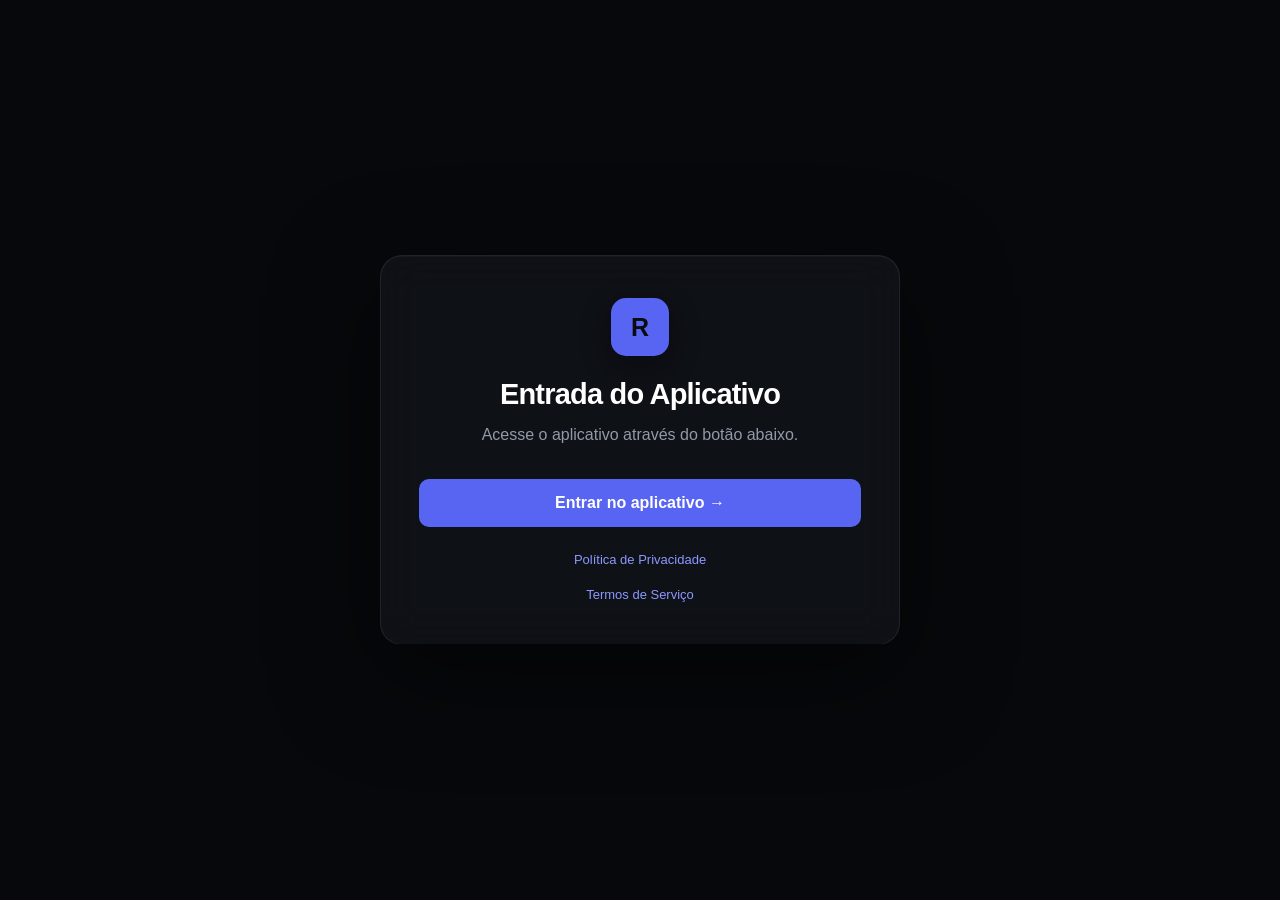
<file: entrada.html>
<!DOCTYPE html>
<html lang="pt-BR">
<head>
    <meta charset="UTF-8">
    <meta name="viewport" content="width=device-width, initial-scale=1.0">
    <title>Entrada do Aplicativo</title>
    <link rel="stylesheet" href="assets/style.css">
    <link rel="icon" href="assets/logo_rblx.webp" type="image/x-icon">
</head>
<body>

<div class="card">
    <div class="logo">R</div>

    <h1>Entrada do Aplicativo</h1>
    <p class="subtitle">Acesse o aplicativo através do botão abaixo.</p>

    <a class="button" href="https://www.roblox.com/" target="_blank">
        Entrar no aplicativo →
    </a>

    <div class="links">
        <a href="privacy.html">Política de Privacidade</a>
        <a href="terms.html">Termos de Serviço</a>
    </div>
</div>
</body>
</html>
</file>
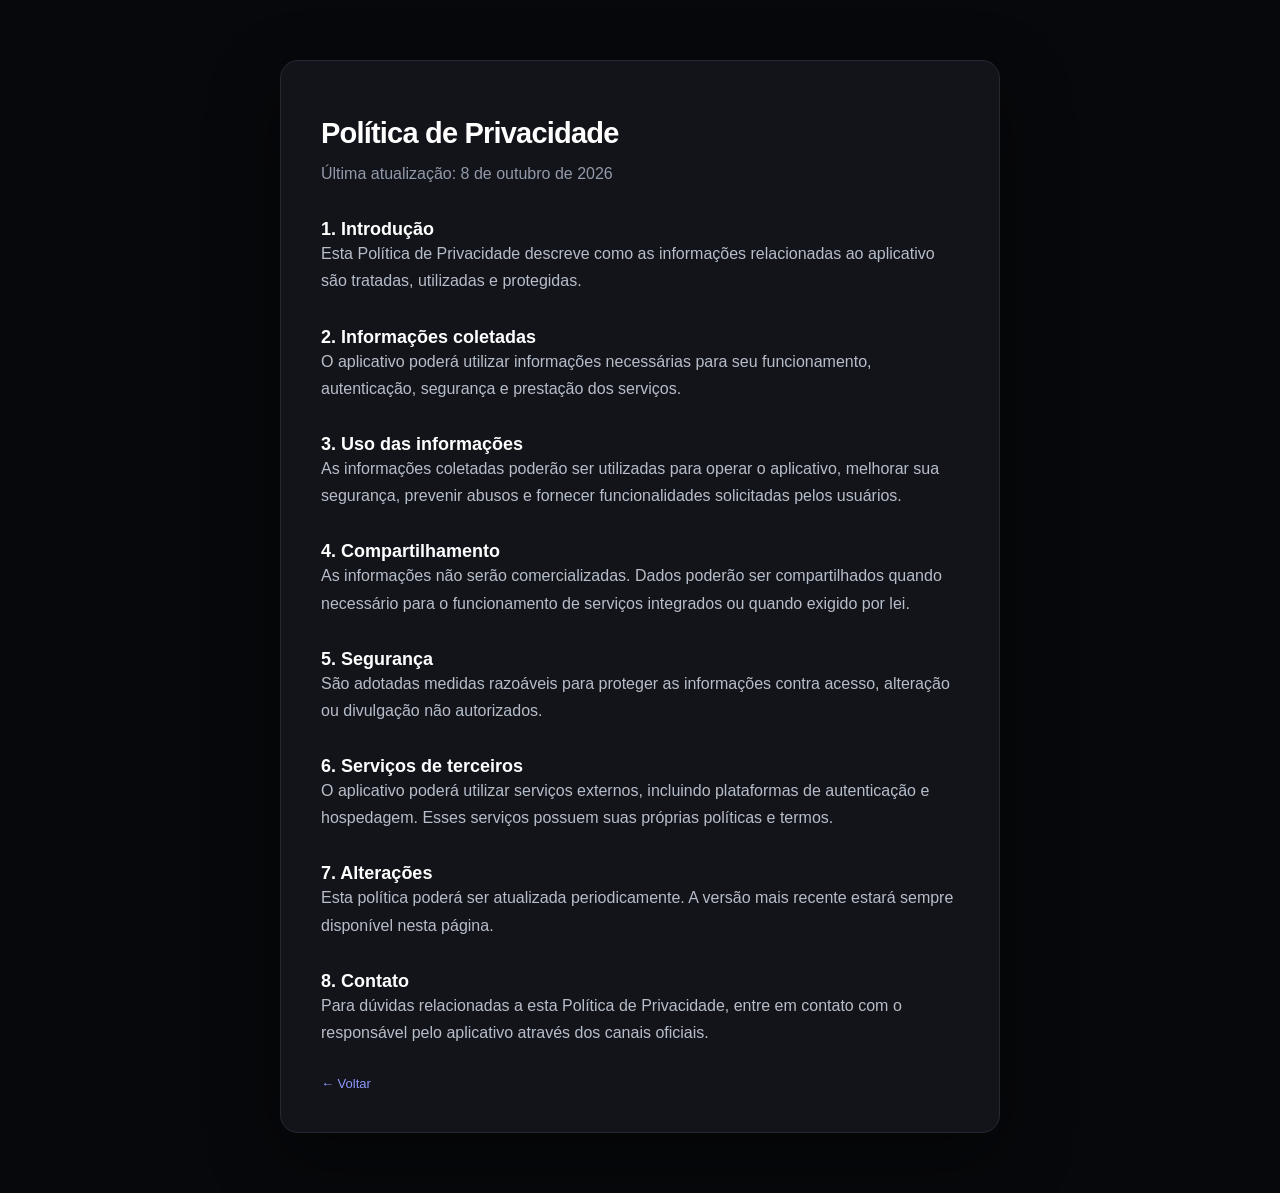
<file: privacy.html>
<!DOCTYPE html>
<html lang="pt-BR">
<head>
    <meta charset="UTF-8">
    <meta name="viewport" content="width=device-width, initial-scale=1.0">
    <title>Política de Privacidade</title>
    <link rel="stylesheet" href="assets/style.css">
    <link rel="icon" href="assets/logo_rblx.webp" type="image/x-icon">
</head>
<body>

<div class="document">
    <h1>Política de Privacidade</h1>
    <p class="date">Última atualização: 8 de outubro de 2026</p>

    <h2>1. Introdução</h2>
    <p>
        Esta Política de Privacidade descreve como as informações relacionadas
        ao aplicativo são tratadas, utilizadas e protegidas.
    </p>

    <h2>2. Informações coletadas</h2>
    <p>
        O aplicativo poderá utilizar informações necessárias para seu
        funcionamento, autenticação, segurança e prestação dos serviços.
    </p>

    <h2>3. Uso das informações</h2>
    <p>
        As informações coletadas poderão ser utilizadas para operar o
        aplicativo, melhorar sua segurança, prevenir abusos e fornecer
        funcionalidades solicitadas pelos usuários.
    </p>

    <h2>4. Compartilhamento</h2>
    <p>
        As informações não serão comercializadas. Dados poderão ser
        compartilhados quando necessário para o funcionamento de serviços
        integrados ou quando exigido por lei.
    </p>

    <h2>5. Segurança</h2>
    <p>
        São adotadas medidas razoáveis para proteger as informações contra
        acesso, alteração ou divulgação não autorizados.
    </p>

    <h2>6. Serviços de terceiros</h2>
    <p>
        O aplicativo poderá utilizar serviços externos, incluindo plataformas
        de autenticação e hospedagem. Esses serviços possuem suas próprias
        políticas e termos.
    </p>

    <h2>7. Alterações</h2>
    <p>
        Esta política poderá ser atualizada periodicamente. A versão mais
        recente estará sempre disponível nesta página.
    </p>

    <h2>8. Contato</h2>
    <p>
        Para dúvidas relacionadas a esta Política de Privacidade, entre em
        contato com o responsável pelo aplicativo através dos canais oficiais.
    </p>

    <a class="back" href="index.html">← Voltar</a>
</div>

</body>
</html>
</file>
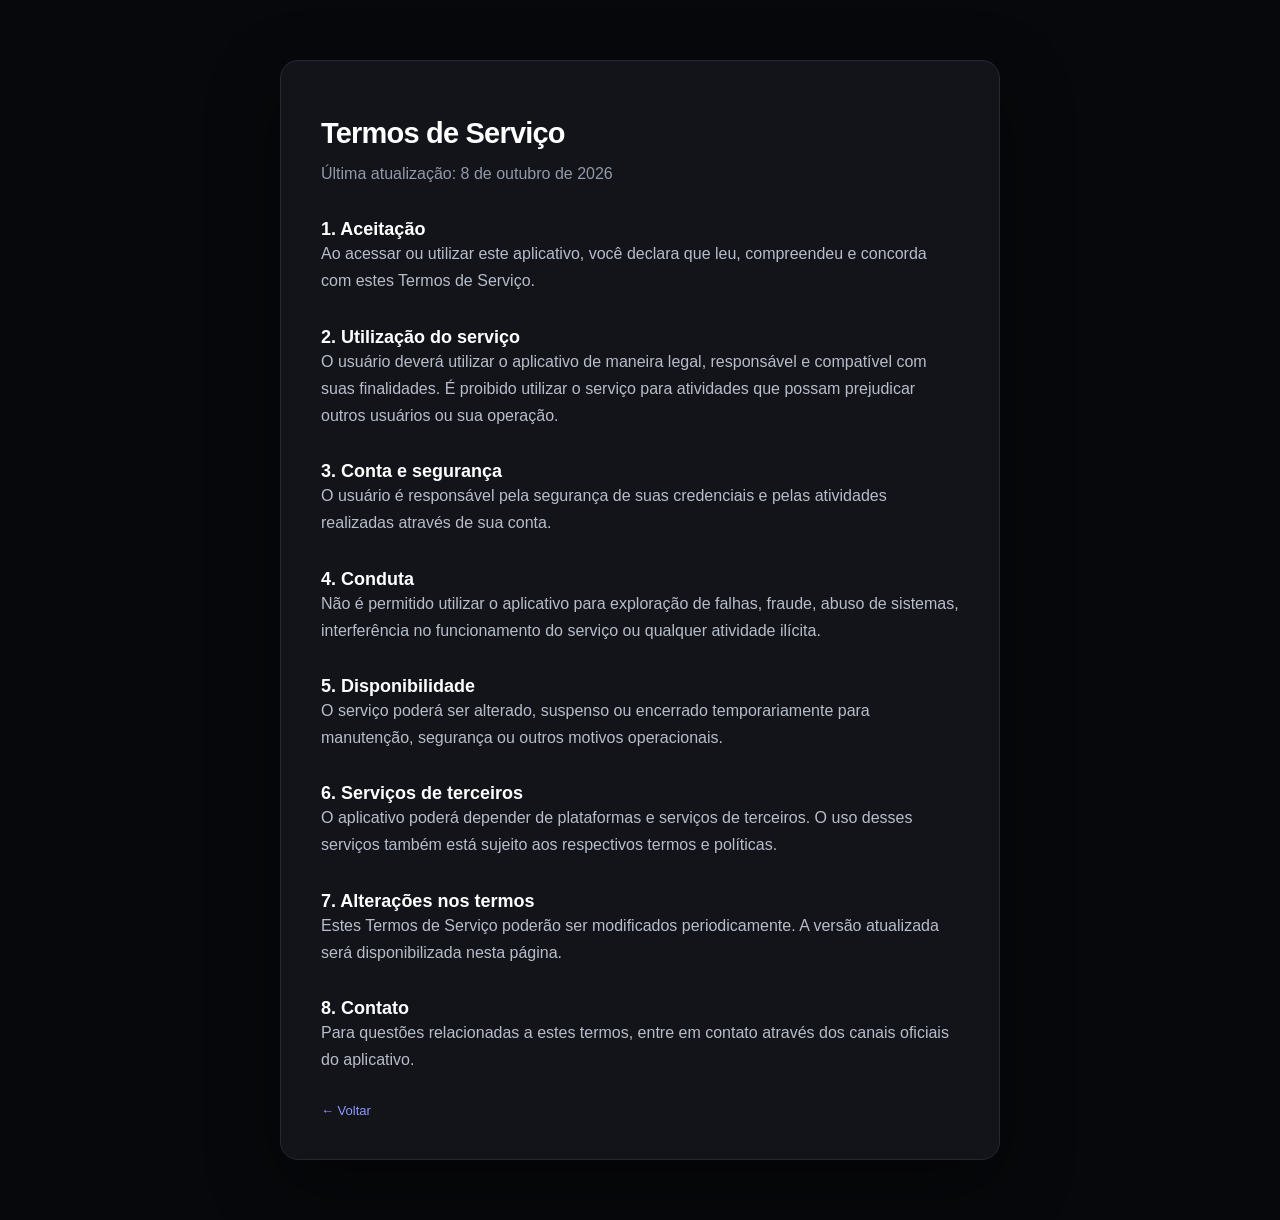
<file: terms.html>
<!DOCTYPE html>
<html lang="pt-BR">
<head>
    <meta charset="UTF-8">
    <meta name="viewport" content="width=device-width, initial-scale=1.0">
    <title>Termos de Serviço</title>
    <link rel="stylesheet" href="assets/style.css">
    <link rel="icon" href="assets/logo_rblx.webp" type="image/x-icon">
</head>
<body>

<div class="document">
    <h1>Termos de Serviço</h1>
    <p class="date">Última atualização: 8 de outubro de 2026</p>

    <h2>1. Aceitação</h2>
    <p>
        Ao acessar ou utilizar este aplicativo, você declara que leu,
        compreendeu e concorda com estes Termos de Serviço.
    </p>

    <h2>2. Utilização do serviço</h2>
    <p>
        O usuário deverá utilizar o aplicativo de maneira legal, responsável
        e compatível com suas finalidades. É proibido utilizar o serviço para
        atividades que possam prejudicar outros usuários ou sua operação.
    </p>

    <h2>3. Conta e segurança</h2>
    <p>
        O usuário é responsável pela segurança de suas credenciais e pelas
        atividades realizadas através de sua conta.
    </p>

    <h2>4. Conduta</h2>
    <p>
        Não é permitido utilizar o aplicativo para exploração de falhas,
        fraude, abuso de sistemas, interferência no funcionamento do serviço
        ou qualquer atividade ilícita.
    </p>

    <h2>5. Disponibilidade</h2>
    <p>
        O serviço poderá ser alterado, suspenso ou encerrado temporariamente
        para manutenção, segurança ou outros motivos operacionais.
    </p>

    <h2>6. Serviços de terceiros</h2>
    <p>
        O aplicativo poderá depender de plataformas e serviços de terceiros.
        O uso desses serviços também está sujeito aos respectivos termos e
        políticas.
    </p>

    <h2>7. Alterações nos termos</h2>
    <p>
        Estes Termos de Serviço poderão ser modificados periodicamente.
        A versão atualizada será disponibilizada nesta página.
    </p>

    <h2>8. Contato</h2>
    <p>
        Para questões relacionadas a estes termos, entre em contato através
        dos canais oficiais do aplicativo.
    </p>

    <a class="back" href="index.html">← Voltar</a>
</div>

</body>
</html>
</file>
<file: assets/style.css>
* {
    margin: 0;
    padding: 0;
    box-sizing: border-box;
}

body {
    min-height: 100vh;
    font-family:
        Inter,
        -apple-system,
        BlinkMacSystemFont,
        "Segoe UI",
        sans-serif;
    background: #08090c;
    color: #ffffff;
    display: flex;
    align-items: center;
    justify-content: center;
    overflow-x: hidden;
}

.background {
    position: fixed;
    inset: 0;

    background:
        radial-gradient(
            circle at 50% -20%,
            rgba(80, 100, 255, 0.16),
            transparent 40%
        ),
        radial-gradient(
            circle at 100% 100%,
            rgba(120, 70, 255, 0.08),
            transparent 35%
        );

    pointer-events: none;
}

.container {
    width: 100%;
    max-width: 900px;
    padding: 30px;
}

.card {
    position: relative;
    background: rgba(16, 18, 24, 0.94);
    border: 1px solid rgba(255, 255, 255, 0.08);
    border-radius: 18px;
    padding: 36px;
    box-shadow:
        0 30px 80px rgba(0, 0, 0, 0.45),
        inset 0 1px rgba(255, 255, 255, 0.03);
    backdrop-filter: blur(20px);
}

.header {
    display: flex;
    align-items: center;
    gap: 18px;
}

.logo {
    width: 52px;
    height: 52px;
    border-radius: 13px;
    display: flex;
    align-items: center;
    justify-content: center;
    background: #ffffff;
    color: #0b0c10;
    font-size: 25px;
    font-weight: 800;
    box-shadow: 0 10px 30px rgba(0, 0, 0, 0.3);
}

.header h1 {
    font-size: 22px;
    font-weight: 650;
    letter-spacing: -0.4px;
}

.header p {
    margin-top: 5px;
    color: #8d929e;
    font-size: 14px;
}

.divider {
    height: 1px;
    background: rgba(255, 255, 255, 0.07);
    margin: 30px 0;
}

.links {
    display: flex;
    flex-direction: column;
    gap: 14px;
}

.link-box {
    display: flex;
    gap: 18px;
    padding: 20px;
    background: #111319;
    border: 1px solid rgba(255, 255, 255, 0.06);
    border-radius: 13px;
    transition: 0.2s ease;
}

.link-box:hover {
    border-color: rgba(255, 255, 255, 0.14);
    background: #14161d;
    transform: translateY(-1px);
}

.icon {
    width: 40px;
    height: 40px;
    flex-shrink: 0;
    border-radius: 10px;
    display: flex;
    align-items: center;
    justify-content: center;
    background: rgba(255, 255, 255, 0.06);
    color: #ffffff;
    font-size: 18px;
}

.content {
    width: 100%;
    min-width: 0;
}

.label {
    display: block;
    font-size: 15px;
    font-weight: 600;
}

.description {
    display: block;
    margin-top: 5px;
    color: #818692;
    font-size: 13px;
    line-height: 1.5;
}

.url {
    margin-top: 14px;
    display: flex;
    align-items: center;
    gap: 10px;
    padding: 10px 10px 10px 13px;
    background: #090a0e;
    border: 1px solid rgba(255, 255, 255, 0.06);
    border-radius: 9px;
}

.url span {
    flex: 1;
    min-width: 0;
    overflow: hidden;
    text-overflow: ellipsis;
    white-space: nowrap;
    color: #aeb3bf;
    font-family: monospace;
    font-size: 12px;
}

.url button {
    border: none;
    background: #ffffff;
    color: #090a0e;
    padding: 7px 12px;
    border-radius: 7px;
    font-size: 12px;
    font-weight: 600;
    cursor: pointer;
    transition: 0.2s ease;
}

.url button:hover {
    background: #dfe2e8;
    transform: translateY(-1px);
}

.footer {
    margin-top: 28px;
    display: flex;
    justify-content: space-between;
    align-items: center;
    color: #666b76;
    font-size: 12px;
}

.secure {
    color: #6f9b7a;
}

#toast {
    position: fixed;
    bottom: 25px;
    left: 50%;
    transform: translate(-50%, 20px);
    padding: 11px 17px;
    border-radius: 9px;
    background: #ffffff;
    color: #090a0e;
    font-size: 13px;
    font-weight: 600;
    opacity: 0;
    pointer-events: none;
    transition: 0.25s ease;
}
#toast.show {
    opacity: 1;

    transform: translate(-50%, 0);
}
@media (max-width: 600px) {
    .container {
        padding: 15px;
    }
    .card {
        padding: 24px;
    }
    .header h1 {
        font-size: 18px;
    }
    .link-box {
        padding: 16px;
    }
    .url {
        align-items: stretch;
        flex-direction: column;
    }
    .url button {
        width: 100%;
    }
    .footer {
        gap: 10px;
        flex-direction: column;
        align-items: flex-start;
    }
}

* {
    box-sizing: border-box;
}

body {
    margin: 0;
    min-height: 100vh;
    background: #08090c;
    color: #fff;
    font-family: Arial, sans-serif;
    display: flex;
    justify-content: center;
    padding: 60px 20px;
}

.card,
.document {
    width: 100%;
    max-width: 720px;
    background: #12141a;
    border: 1px solid #242833;
    border-radius: 18px;
    padding: 40px;
    box-shadow: 0 25px 70px rgba(0,0,0,.4);
}

.card {
    max-width: 520px;
    text-align: center;
    margin: auto;
}

.logo {
    width: 58px;
    height: 58px;
    margin: 0 auto 22px;
    border-radius: 15px;
    background: #5865f2;
    display: flex;
    align-items: center;
    justify-content: center;
    font-size: 25px;
    font-weight: bold;
}

h1 {
    margin-bottom: 10px;
}

h2 {
    margin-top: 32px;
    font-size: 18px;
}

.subtitle,
.date {
    color: #9299a8;
}

p {
    line-height: 1.7;
    color: #b7bdc9;
}

.button {
    display: block;
    margin-top: 30px;
    padding: 15px;
    border-radius: 10px;
    background: #5865f2;
    color: white;
    text-decoration: none;
    font-weight: bold;
}

.button:hover {
    background: #6975ff;
}

.links {
    display: flex;
    justify-content: center;
    gap: 20px;
    margin-top: 25px;
}

.links a,
.back {
    color: #8d98ff;
    text-decoration: none;
    font-size: 13px;
}

.back {
    display: inline-block;
    margin-top: 30px;
}

* {
    margin: 0;
    padding: 0;
    box-sizing: border-box;
}

:root {
    --background: #07080b;
    --card: rgba(17, 19, 25, 0.88);
    --border: rgba(255, 255, 255, 0.08);
    --text: #ffffff;
    --muted: #9299a8;
    --success: #42d392;
}

body {
    min-height: 100vh;

    display: flex;
    align-items: center;
    justify-content: center;

    background: var(--background);

    color: var(--text);

    font-family:
        Inter,
        -apple-system,
        BlinkMacSystemFont,
        "Segoe UI",
        Arial,
        sans-serif;

    overflow: hidden;
}

.background {
    position: fixed;
    inset: 0;

    background:
        radial-gradient(
            circle at 50% 35%,
            rgba(66, 211, 146, 0.10),
            transparent 30%
        ),
        radial-gradient(
            circle at 20% 80%,
            rgba(88, 101, 242, 0.08),
            transparent 30%
        );

    pointer-events: none;
}

.container {
    width: 100%;
    max-width: 480px;

    padding: 24px;

    position: relative;
    z-index: 1;
}

.card {
    padding: 42px 38px;

    text-align: center;

    background: var(--card);

    border: 1px solid var(--border);

    border-radius: 22px;

    box-shadow:
        0 30px 100px rgba(0, 0, 0, 0.5),
        inset 0 1px rgba(255, 255, 255, 0.035);

    backdrop-filter: blur(20px);

    animation: appear 0.5s ease;
}

.success-icon {
    width: 74px;
    height: 74px;

    margin: 0 auto 24px;

    display: flex;
    align-items: center;
    justify-content: center;

    border-radius: 50%;

    background: rgba(66, 211, 146, 0.10);

    border: 1px solid rgba(66, 211, 146, 0.25);

    box-shadow:
        0 0 45px rgba(66, 211, 146, 0.12);
}

.success-icon span {
    width: 48px;
    height: 48px;

    display: flex;
    align-items: center;
    justify-content: center;

    border-radius: 50%;

    background: var(--success);

    color: #07120d;

    font-size: 25px;
    font-weight: 900;

    box-shadow:
        0 8px 25px rgba(66, 211, 146, 0.25);
}

.status {
    display: inline-block;

    padding: 6px 10px;

    border-radius: 6px;

    background: rgba(66, 211, 146, 0.08);

    color: var(--success);

    font-size: 10px;
    font-weight: 800;

    letter-spacing: 1.2px;
}

h1 {
    margin-top: 16px;

    font-size: 29px;

    letter-spacing: -0.8px;
}

.description {
    max-width: 370px;

    margin: 12px auto 28px;

    color: var(--muted);

    font-size: 14px;

    line-height: 1.7;
}

.verified-box {
    display: flex;
    align-items: center;

    padding: 14px;

    text-align: left;

    border-radius: 13px;

    background: rgba(255, 255, 255, 0.035);

    border: 1px solid rgba(255, 255, 255, 0.07);
}

.avatar {
    width: 42px;
    height: 42px;

    display: flex;
    align-items: center;
    justify-content: center;

    flex-shrink: 0;

    border-radius: 11px;

    background: #5865f2;

    font-weight: 800;
}

.user-info {
    flex: 1;

    margin-left: 12px;
}

.user-info .label {
    display: block;

    margin-bottom: 3px;

    color: #656c7a;

    font-size: 9px;

    font-weight: 800;

    letter-spacing: 1px;
}

.user-info strong {
    font-size: 13px;

    font-weight: 600;
}

.check {
    color: var(--success);

    font-size: 19px;

    font-weight: 800;
}

.divider {
    height: 1px;

    margin: 27px 0 18px;

    background: var(--border);
}

.security {
    color: #666d7a;

    font-size: 11px;
}

footer {
    margin-top: 18px;

    text-align: center;

    color: #4f5561;

    font-size: 10px;

    letter-spacing: 0.3px;
}

@keyframes appear {
    from {
        opacity: 0;
        transform: translateY(12px) scale(0.98);
    }

    to {
        opacity: 1;
        transform: translateY(0) scale(1);
    }
}

@media (max-width: 500px) {

    .container {
        padding: 16px;
    }

    .card {
        padding: 34px 24px;
    }

    h1 {
        font-size: 25px;
    }

}
</file>
